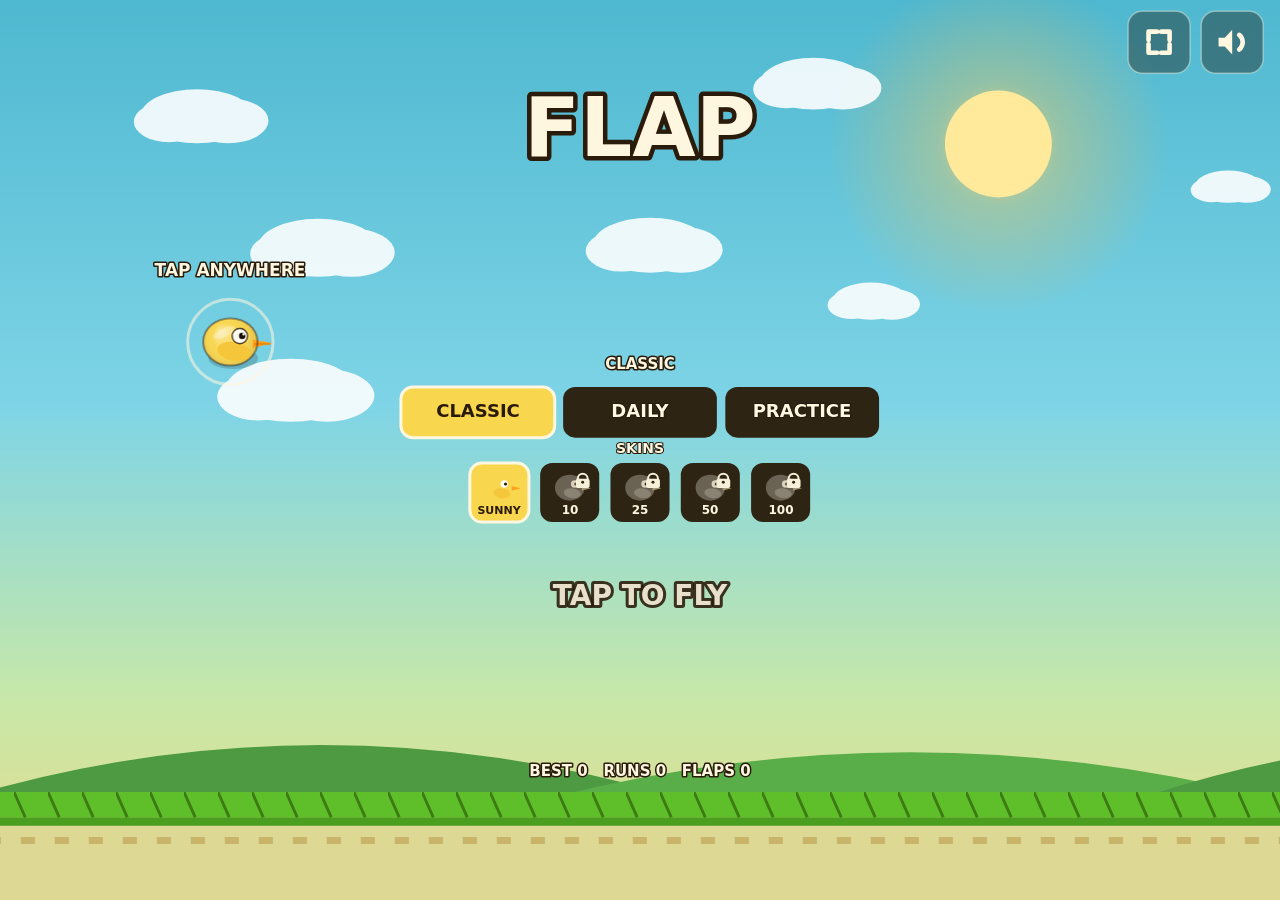
<file: index.html>
<!doctype html>
<html lang="en">
  <head>
    <meta charset="UTF-8" />
    <meta
      name="viewport"
      content="width=device-width,initial-scale=1,viewport-fit=cover"
    />
    <meta
      http-equiv="Content-Security-Policy"
      content="default-src 'self'; script-src 'self'; style-src 'self'; img-src 'self' data:; connect-src 'self'; manifest-src 'self'; worker-src 'self'; font-src 'self'; media-src 'self'; base-uri 'self'; form-action 'self'"
    />
    <meta name="referrer" content="strict-origin-when-cross-origin" />
    <meta name="apple-mobile-web-app-capable" content="yes" />
    <meta name="mobile-web-app-capable" content="yes" />
    <meta name="apple-mobile-web-app-title" content="FLAP" />
    <meta
      name="apple-mobile-web-app-status-bar-style"
      content="black-translucent"
    />
    <meta name="theme-color" content="#70C5CE" />
    <meta name="color-scheme" content="light" />
    <meta
      name="description"
      content="FLAP — a tight, fullscreen Flappy Bird–style game with Daily Challenge, Practice, unlockable bird skins, local Top 10, and offline play. Tap, click, or press Space to fly."
    />
    <meta name="application-name" content="FLAP" />
    <meta name="robots" content="index,follow" />
    <meta name="author" content="FLAP" />
    <meta name="format-detection" content="telephone=no" />
    <link
      rel="canonical"
      href="https://siliconvalley007.github.io/Flappy-Bird/"
    />
    <meta property="og:type" content="website" />
    <meta property="og:site_name" content="FLAP" />
    <meta property="og:title" content="FLAP — Daily Challenge" />
    <meta
      property="og:description"
      content="A tight, fullscreen Flappy Bird–style game with Daily Challenge, Practice, unlockable bird skins, and offline play."
    />
    <meta
      property="og:url"
      content="https://siliconvalley007.github.io/Flappy-Bird/"
    />
    <meta
      property="og:image"
      content="https://siliconvalley007.github.io/Flappy-Bird/og-image.png"
    />
    <meta property="og:image:width" content="1200" />
    <meta property="og:image:height" content="630" />
    <meta
      property="og:image:alt"
      content="FLAP — tap, click, or press Space to fly"
    />
    <meta name="twitter:card" content="summary_large_image" />
    <meta name="twitter:title" content="FLAP — Daily Challenge" />
    <meta
      name="twitter:description"
      content="A tight, fullscreen Flappy Bird–style game with Daily Challenge, Practice, unlockable bird skins, and offline play."
    />
    <meta
      name="twitter:image"
      content="https://siliconvalley007.github.io/Flappy-Bird/og-image.png"
    />
    <title>FLAP</title>
    <link rel="manifest" href="manifest.webmanifest" />
    <link rel="icon" href="icon-192.png" type="image/png" sizes="192x192" />
    <link rel="icon" href="icon-192.svg" type="image/svg+xml" />
    <link rel="apple-touch-icon" href="apple-touch-icon.png" sizes="180x180" />
    <link rel="preload" href="style.css" as="style" />
    <link rel="preload" href="game.js" as="script" />
    <link rel="stylesheet" href="style.css" />
  </head>
  <body>
    <canvas
      id="g"
      tabindex="0"
      role="application"
      aria-label="FLAP. Tap, click, Space, or gamepad A to fly. Esc or P pauses. M mutes. F toggles fullscreen."
      aria-roledescription="game"
    ></canvas>
    <p id="sr" class="sr" aria-live="polite">
      FLAP. Choose Classic, Daily, or Practice. Tap, click, or press Space to
      fly.
    </p>
    <button
      id="upd"
      class="upd"
      type="button"
      hidden
      aria-label="Update ready — tap to reload"
    >
      Update ready — tap to reload
    </button>
    <div id="crash" class="crash" hidden role="alert">
      <p>Something went wrong.</p>
      <button id="reload" class="reload" type="button" aria-label="Reload FLAP">
        RELOAD
      </button>
    </div>
    <noscript>FLAP needs JavaScript enabled to play.</noscript>
    <script src="game.js"></script>
  </body>
</html>
</file>
<file: style.css>
html,
body,
canvas {
  width: 100%;
  height: 100%;
  margin: 0;
  padding: 0;
}
html {
  -webkit-text-size-adjust: 100%;
  --sat: env(safe-area-inset-top, 0px);
  --sab: env(safe-area-inset-bottom, 0px);
  --sal: env(safe-area-inset-left, 0px);
  --sar: env(safe-area-inset-right, 0px);
}
* {
  box-sizing: border-box;
  -webkit-tap-highlight-color: transparent;
}
button {
  min-height: 44px;
  font: inherit;
}
html,
body {
  position: fixed;
  inset: 0;
  overflow: hidden;
  background: #70c5ce;
  touch-action: none;
  user-select: none;
  -webkit-user-select: none;
  -webkit-touch-callout: none;
  overscroll-behavior: none;
  height: 100%;
  height: 100dvh;
}
canvas {
  display: block;
  position: fixed;
  left: 0;
  top: 0;
  cursor: pointer;
  outline: none;
  touch-action: none;
  image-rendering: auto;
}
.sr {
  position: absolute;
  width: 1px;
  height: 1px;
  padding: 0;
  margin: -1px;
  overflow: hidden;
  clip: rect(0, 0, 0, 0);
  white-space: nowrap;
  border: 0;
}
.reload,
.upd {
  font:
    800 15px/1.2 system-ui,
    -apple-system,
    "Segoe UI",
    sans-serif;
  color: #f6f0d8;
  background: #3a2a10;
  border: 0;
  border-radius: 12px;
  min-height: 44px;
  padding: 12px 22px;
  cursor: pointer;
  z-index: 6;
  letter-spacing: 0.04em;
  touch-action: manipulation;
}
.reload:focus-visible,
.upd:focus-visible {
  outline: 3px solid #f8d64e;
  outline-offset: 3px;
}
.upd[hidden],
.crash[hidden] {
  display: none !important;
}
.upd {
  position: fixed;
  left: 50%;
  top: calc(12px + var(--sat));
  transform: translateX(-50%);
  z-index: 7;
  max-width: calc(100vw - 24px - var(--sal) - var(--sar));
}
.crash {
  position: fixed;
  inset: 0;
  z-index: 9;
  display: flex;
  flex-direction: column;
  align-items: center;
  justify-content: center;
  gap: 16px;
  background: #70c5ce;
  color: #1a1208;
  font:
    700 18px/1.4 system-ui,
    -apple-system,
    "Segoe UI",
    sans-serif;
  text-align: center;
  padding: 24px;
}
noscript {
  position: fixed;
  inset: 0;
  z-index: 8;
  display: flex;
  align-items: center;
  justify-content: center;
  background: #70c5ce;
  color: #1a1208;
  font:
    700 18px system-ui,
    sans-serif;
  padding: 24px;
  text-align: center;
}

@media (prefers-reduced-motion: reduce) {
  *,
  *::before,
  *::after {
    animation-duration: 0.001ms !important;
    animation-iteration-count: 1 !important;
    scroll-behavior: auto !important;
    transition-duration: 0.001ms !important;
  }
}
@media (prefers-contrast: more) {
  html,
  body {
    background: #4a8f98;
  }
  .reload,
  .upd {
    background: #000;
    color: #fff;
    outline: 2px solid #fff;
  }
}
</file>
